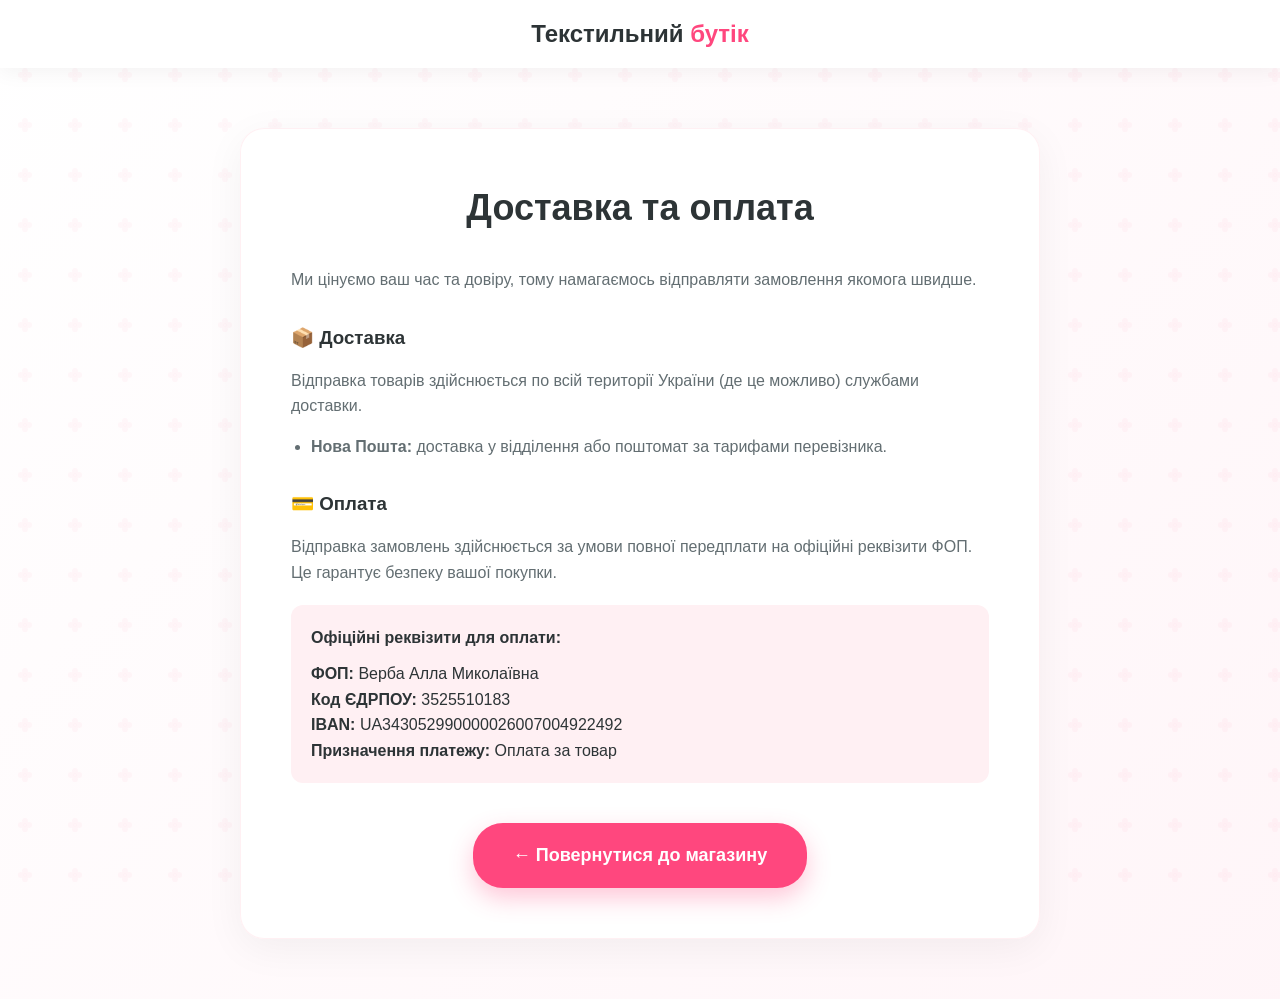
<file: payment.html>
<!DOCTYPE html>
<html lang="uk">
<head>
    <meta charset="UTF-8">
    <meta name="viewport" content="width=device-width, initial-scale=1.0">
    <title>Доставка та оплата | Текстильний бутік</title>
    <link rel="stylesheet" href="shop.css">
</head>
<body>

    <header class="navbar">
        <div class="container nav-container" style="justify-content: center;">
            <a href="index.html" class="logo">Текстильний <span>бутік</span></a>
        </div>
    </header>

    <div class="container">
        <div class="info-page-wrap">
            <h1>Доставка та оплата</h1>
            
            <p>Ми цінуємо ваш час та довіру, тому намагаємось відправляти замовлення якомога швидше.</p>

            <h3>📦 Доставка</h3>
            <p>Відправка товарів здійснюється по всій території України (де це можливо) службами доставки.</p>
            <ul>
                <li><strong>Нова Пошта:</strong> доставка у відділення або поштомат за тарифами перевізника.</li>
            </ul>

            <h3>💳 Оплата</h3>
            <p>Відправка замовлень здійснюється за умови повної передплати на офіційні реквізити ФОП. Це гарантує безпеку вашої покупки.</p>
            
            <div style="background: var(--primary-light); padding: 20px; border-radius: 12px; margin-top: 20px;">
                <p style="margin: 0; color: var(--text-dark);"><strong>Офіційні реквізити для оплати:</strong></p>
                <p style="margin: 10px 0 0 0; color: var(--text-dark);">
                    <strong>ФОП:</strong> Верба Алла Миколаївна<br>
                    <strong>Код ЄДРПОУ:</strong> 3525510183<br>
                    <strong>IBAN:</strong> UA343052990000026007004922492<br>
                    <strong>Призначення платежу:</strong> Оплата за товар
                </p>
            </div>

            <div style="text-align: center; margin-top: 40px;">
                <a href="index.html" class="cta-button">← Повернутися до магазину</a>
            </div>
        </div>
    </div>

</body>
</html>
</file>
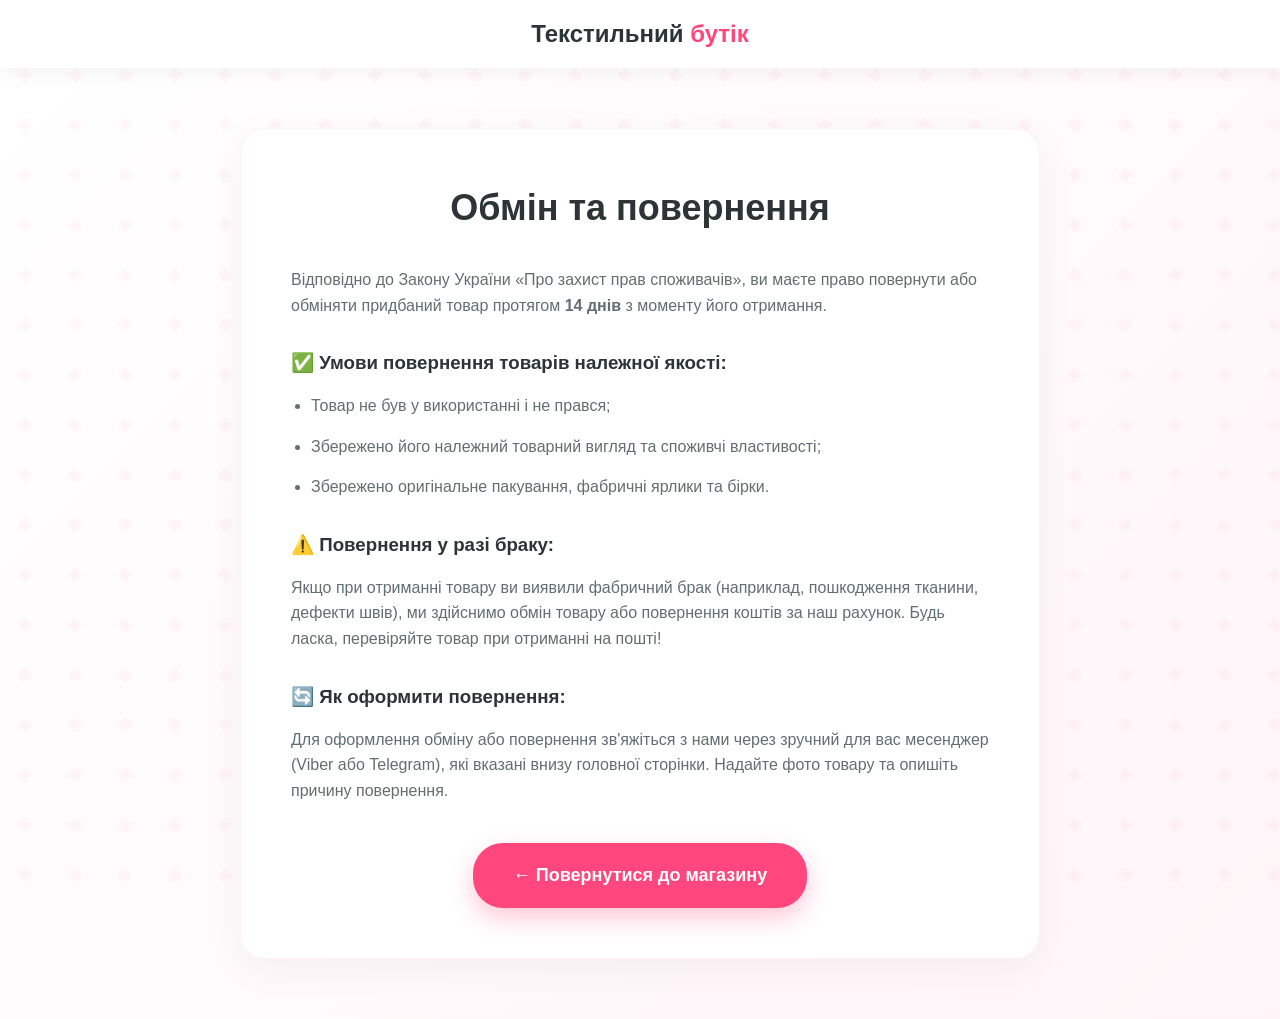
<file: returns.html>
<!DOCTYPE html>
<html lang="uk">
<head>
    <meta charset="UTF-8">
    <meta name="viewport" content="width=device-width, initial-scale=1.0">
    <title>Обмін та повернення | Текстильний бутік</title>
    <link rel="stylesheet" href="shop.css">
</head>
<body>

    <header class="navbar">
        <div class="container nav-container" style="justify-content: center;">
            <a href="index.html" class="logo">Текстильний <span>бутік</span></a>
        </div>
    </header>

    <div class="container">
        <div class="info-page-wrap">
            <h1>Обмін та повернення</h1>
            
            <p>Відповідно до Закону України «Про захист прав споживачів», ви маєте право повернути або обміняти придбаний товар протягом <strong>14 днів</strong> з моменту його отримання.</p>

            <h3>✅ Умови повернення товарів належної якості:</h3>
            <ul>
                <li>Товар не був у використанні і не прався;</li>
                <li>Збережено його належний товарний вигляд та споживчі властивості;</li>
                <li>Збережено оригінальне пакування, фабричні ярлики та бірки.</li>
            </ul>

            <h3>⚠️ Повернення у разі браку:</h3>
            <p>Якщо при отриманні товару ви виявили фабричний брак (наприклад, пошкодження тканини, дефекти швів), ми здійснимо обмін товару або повернення коштів за наш рахунок. Будь ласка, перевіряйте товар при отриманні на пошті!</p>

            <h3>🔄 Як оформити повернення:</h3>
            <p>Для оформлення обміну або повернення зв'яжіться з нами через зручний для вас месенджер (Viber або Telegram), які вказані внизу головної сторінки. Надайте фото товару та опишіть причину повернення.</p>

            <div style="text-align: center; margin-top: 40px;">
                <a href="index.html" class="cta-button">← Повернутися до магазину</a>
            </div>
        </div>
    </div>

</body>
</html>
</file>
<file: shop.css>
* { box-sizing: border-box; margin: 0; padding: 0; font-family: -apple-system, BlinkMacSystemFont, "Segoe UI", Roboto, Helvetica, Arial, sans-serif; }

:root {
    --primary: #FF477E;
    --primary-light: #FFF0F3;
    --text-dark: #2D3436;
    --text-gray: #636E72;
    --bg-color: #FAFAFA;
    --white: #FFFFFF;
}

body { background-color: var(--bg-color); color: var(--text-dark); line-height: 1.6; }
a { text-decoration: none; color: inherit; }
.container { max-width: 1200px; margin: 0 auto; padding: 0 20px; }

/* --- НАВІГАЦІЯ --- */
.navbar { background: var(--white); box-shadow: 0 4px 20px rgba(0,0,0,0.05); position: sticky; top: 0; z-index: 1000; padding: 15px 0; }
.nav-container { display: flex; justify-content: space-between; align-items: center; }
.logo { font-size: 24px; font-weight: 800; color: var(--text-dark); }
.logo span { color: var(--primary); }
.nav-links { display: flex; gap: 30px; font-weight: 600; }
.nav-links a { transition: color 0.3s; }
.nav-links a:hover { color: var(--primary); }
.cart-btn { background: var(--primary-light); color: var(--primary); padding: 10px 20px; border-radius: 12px; font-weight: bold; cursor: pointer; display: flex; align-items: center; gap: 8px; transition: 0.3s; }
.cart-btn:hover { background: var(--primary); color: var(--white); }
.cart-count { background: var(--white); color: var(--primary); width: 24px; height: 24px; display: flex; align-items: center; justify-content: center; border-radius: 50%; font-size: 14px; }

/* --- ГОЛОВНИЙ БАНЕР --- */
.hero { 
    position: relative;
    /* Оновлений шлях до твоєї нової локальної картинки */
    background-image: url('hero-bg.jpg');
    background-size: cover;
    background-position: center center;
    background-attachment: fixed; /* Можеш прибрати, якщо не подобається ефект скролу */
    padding: 160px 20px; 
    text-align: center; 
    display: flex;
    justify-content: center;
    align-items: center;
}
.hero-content { max-width: 700px; }
.hero h1 { font-size: 48px; font-weight: 800; margin-bottom: 20px; color: var(--text-dark); }
.hero p { font-size: 18px; color: var(--text-gray); margin-bottom: 40px; }
.cta-button { background: var(--primary); color: var(--white); padding: 18px 40px; border-radius: 30px; font-size: 18px; font-weight: bold; display: inline-block; box-shadow: 0 10px 24px rgba(255, 71, 126, 0.3); transition: transform 0.3s, box-shadow 0.3s; }
.cta-button:hover { transform: translateY(-3px); box-shadow: 0 15px 30px rgba(255, 71, 126, 0.4); }

/* --- КАТАЛОГ --- */
.catalog-section { padding: 80px 20px; }
.section-header h2 { font-size: 32px; font-weight: 800; margin-bottom: 40px; text-align: center; }

.products-grid { display: grid; grid-template-columns: repeat(auto-fill, minmax(280px, 1fr)); gap: 30px; }

/* --- КАРТКА ТОВАРУ --- */
.product-card { 
    background: var(--white); 
    border-radius: 24px; 
    overflow: hidden; 
    border: 1px solid rgba(255, 71, 126, 0.2); /* Ніжний рожевий контур */
    box-shadow: 0 8px 24px rgba(255, 107, 139, 0.05); /* Легка рожева тінь */
    /* Пружиниста анімація для ефекту "стрибка" */
    transition: all 0.4s cubic-bezier(0.175, 0.885, 0.32, 1.275); 
    display: flex; 
    flex-direction: column; 
    cursor: pointer;
    /* Оптимізація: браузер заздалегідь готується до анімації, щоб не було провісань */
    will-change: transform, box-shadow, border-color; 
}

/* Ефект при наведенні мишки */
.product-card:hover { 
    transform: translateY(-12px) scale(1.02); /* Картка стрибає вгору і трохи збільшується */
    box-shadow: 0 20px 40px rgba(255, 71, 126, 0.15); /* Тінь стає більш вираженою */
    border-color: rgba(255, 71, 126, 0.5); /* Контур стає яскравішим */
}

/* Зображення товару */
.product-image-wrap { 
    position: relative; 
    width: 100%; 
    padding-top: 100%; /* Квадратні пропорції */ 
    overflow: hidden; 
}
.product-image-wrap img { 
    position: absolute; 
    top: 0; left: 0; width: 100%; height: 100%; 
    object-fit: cover; 
    transition: transform 0.6s cubic-bezier(0.175, 0.885, 0.32, 1.275); 
}
/* Картинка трохи наближається при наведенні на картку */
.product-card:hover .product-image-wrap img { 
    transform: scale(1.08); 
}
/* --- СТИЛЬ ДЛЯ МАТЕРІАЛУ В КАРТЦІ --- */
.product-material {
    font-size: 13px;
    color: var(--text-gray);
    margin-bottom: 12px; /* Відступ від ціни */
    font-weight: 500;
    display: flex;
    align-items: center;
    gap: 6px;
    opacity: 0.8;
}
/* Інформація про товар */
.product-info { 
    padding: 25px; 
    display: flex; 
    flex-direction: column; 
    flex: 1; 
}
.product-category { 
    font-size: 13px; 
    color: var(--text-gray); 
    text-transform: uppercase; 
    letter-spacing: 1px; 
    margin-bottom: 8px; 
    font-weight: 600; 
}
.product-title { 
    font-size: 20px; 
    font-weight: 700; 
    margin-bottom: 15px; 
    color: var(--text-dark); 
    line-height: 1.3; 
    transition: color 0.3s ease; 
}
/* Назва товару стає рожевою при наведенні */
.product-card:hover .product-title { 
    color: var(--primary); 
}
.product-price { 
    font-size: 22px; 
    font-weight: 800; 
    color: var(--primary); 
    margin-top: auto; 
    margin-bottom: 20px; 
}

/* Кнопка "Переглянути" / "В кошик" */
.buy-btn { 
    width: 100%; 
    background: rgba(241, 242, 246, 0.6); 
    border: 1px solid rgba(255, 71, 126, 0.1); 
    color: var(--text-dark); 
    padding: 14px; 
    border-radius: 18px; 
    font-size: 15px; 
    font-weight: 700; 
    cursor: pointer; 
    transition: all 0.3s ease;
}

/* Коли ми наводимо на будь-яке місце картки - кнопка плавно заливається ніжним кольором */
.product-card:hover .buy-btn { 
    background: var(--primary); 
    border-color: var(--primary); 
    color: var(--white); 
    box-shadow: 0 8px 20px rgba(255, 71, 126, 0.25);
}
/* --- ПІДВАЛ --- */
/* --- СУЧАСНИЙ ПІДВАЛ (ФУТЕР) --- */
footer { 
    background: rgba(255, 255, 255, 0.6);
    backdrop-filter: blur(10px);
    padding: 60px 20px 30px; 
    border-top: 1px solid rgba(255, 107, 139, 0.1);
    margin-top: 60px;
}
.footer-container {
    max-width: 900px;
    margin: 0 auto;
}
.contact-blocks {
    display: flex;
    justify-content: center;
    gap: 30px;
    margin-bottom: 50px;
    flex-wrap: wrap; /* Дозволяє блокам падати один під одного на телефоні */
}
/* --- КАРТКИ КОНТАКТІВ (Ефект матового скла та рожева рамочка) --- */
.contact-card {
    background: rgba(255, 255, 255, 0.85);
    backdrop-filter: blur(20px);
    -webkit-backdrop-filter: blur(20px);
    padding: 35px 30px;
    border-radius: 28px;
    width: 100%;
    max-width: 360px;
    text-align: center;
    /* Ніжна рожева рамочка та тінь, що виділяє блок з фону */
    border: 1px solid rgba(255, 71, 126, 0.25);
    box-shadow: 0 15px 35px rgba(255, 107, 139, 0.06), inset 0 1px 0 rgba(255, 255, 255, 0.8);
    transition: all 0.4s cubic-bezier(0.165, 0.84, 0.44, 1);
}

.contact-card h3 {
    font-size: 22px;
    margin-bottom: 8px;
    color: var(--text-dark);
    font-weight: 800;
}

.contact-card p {
    font-size: 14px;
    color: var(--text-gray);
    margin-bottom: 25px;
}

.contact-card:hover {
    transform: translateY(-8px);
    border-color: rgba(255, 71, 126, 0.6);
    box-shadow: 0 20px 45px rgba(255, 71, 126, 0.15);
}


/* --- КРУГЛІ ІКОНКИ СОЦМЕРЕЖ (ОДРАЗУ КОЛЬОРОВІ ТА СВІТЯТЬСЯ) --- */
/* --- ЕЛЕГАНТНІ ІКОНКИ СОЦМЕРЕЖ (Преміум стиль) --- */
.social-icons-row {
    display: flex;
    justify-content: center;
    gap: 18px;
}

.social-btn {
    width: 60px;
    height: 60px;
    border-radius: 50%;
    display: flex;
    align-items: center;
    justify-content: center;
    font-size: 26px; 
    text-decoration: none;
    /* Ніжний білий матовий фон для кнопок у стані спокою */
    background: rgba(255, 255, 255, 0.9);
    border: 1px solid rgba(255, 71, 126, 0.15);
    box-shadow: 0 4px 15px rgba(0, 0, 0, 0.04);
    transition: all 0.4s cubic-bezier(0.175, 0.885, 0.32, 1.275);
}

/* Примусово задаємо кольори самим іконкам, щоб вони не були сірими */
.social-btn i {
    transition: all 0.4s ease;
}
.social-btn.tiktok i { color: #111111; }
.social-btn.telegram i { color: #2AABEE; }
.social-btn.viber i { color: #7360F2; }

/* МАГІЯ ПРИ НАВЕДЕННІ: Фон заливається кольором, з'являється світіння */
.social-btn.tiktok:hover { 
    background: linear-gradient(135deg, #111111, #222222);
    box-shadow: 0 8px 20px rgba(0, 0, 0, 0.2); 
    border-color: #111111;
    transform: translateY(-5px);
}
.social-btn.telegram:hover { 
    background: linear-gradient(135deg, #2AABEE, #229ED9);
    box-shadow: 0 8px 20px rgba(42, 171, 238, 0.3); 
    border-color: #2AABEE;
    transform: translateY(-5px);
}
.social-btn.viber:hover { 
    background: linear-gradient(135deg, #7360F2, #5D4AD8);
    box-shadow: 0 8px 20px rgba(115, 96, 242, 0.3); 
    border-color: #7360F2;
    transform: translateY(-5px);
}

/* При наведенні іконка всередині стає ідеально білою */
.social-btn:hover i {
    color: #FFFFFF !important;
    transform: scale(1.1); /* Трохи збільшується логотип */
}

/* --- МОБІЛЬНА ВЕРСІЯ --- */
@media (max-width: 768px) {
    .hero h1 { font-size: 32px; }
    .nav-links { display: none; } /* Пізніше можна додати бургер-меню */
    .products-grid { grid-template-columns: repeat(auto-fill, minmax(160px, 1fr)); gap: 15px; }
    .product-info { padding: 15px; }
    .product-title { font-size: 16px; }
    .product-price { font-size: 18px; }
}
/* --- МОДАЛЬНЕ ВІКНО --- */
.modal {
    display: none; 
    position: fixed; 
    top: 0; left: 0; width: 100%; height: 100%; 
    background: rgba(45, 52, 54, 0.6); 
    backdrop-filter: blur(5px);
    z-index: 2000; 
    align-items: center; 
    justify-content: center;
    opacity: 0;
    transition: opacity 0.3s ease;
}
.modal.show { display: flex; opacity: 1; }

.modal-content {
    background: var(--white); 
    width: 90%; 
    max-width: 900px; 
    max-height: 90vh; 
    border-radius: 24px; 
    position: relative; 
    overflow-y: auto; 
    box-shadow: 0 20px 40px rgba(0,0,0,0.15);
    transform: translateY(20px);
    transition: transform 0.3s ease;
}
.modal.show .modal-content { transform: translateY(0); }

.close-modal {
    position: absolute; 
    top: 20px; right: 20px; 
    background: #F1F2F6; border: none; 
    width: 40px; height: 40px; 
    border-radius: 50%; font-size: 16px; 
    cursor: pointer; z-index: 10;
    transition: 0.3s; display: flex; align-items: center; justify-content: center;
}
.close-modal:hover { background: #FFDADA; color: var(--primary); }

.modal-body { display: flex; flex-wrap: wrap; }
.modal-gallery { flex: 1; min-width: 300px; padding: 20px; }
.modal-gallery img { width: 100%; height: 100%; object-fit: cover; border-radius: 16px; aspect-ratio: 1/1; }

.modal-info { flex: 1; min-width: 300px; padding: 40px 40px 40px 20px; display: flex; flex-direction: column; }
.modal-info h2 { font-size: 28px; line-height: 1.2; margin-bottom: 5px; color: var(--text-dark); }
.modal-price { font-size: 28px; font-weight: 800; color: var(--primary); margin-bottom: 20px; }

/* Вибір варіації */
.variation-buttons { display: flex; flex-wrap: wrap; gap: 10px; margin-bottom: 20px; }
.var-btn { 
    background: var(--white); border: 2px solid #F1F2F6; 
    padding: 10px 16px; border-radius: 12px; font-weight: 600; 
    cursor: pointer; transition: 0.3s; color: var(--text-gray);
}
.var-btn:hover { border-color: var(--primary-light); background: var(--primary-light); }
.var-btn.active { border-color: var(--primary); background: var(--primary); color: var(--white); box-shadow: 0 4px 12px rgba(255, 71, 126, 0.2); }

/* Список комплектації */
.m-components-wrap { background: #F8F9FA; padding: 15px; border-radius: 16px; margin-bottom: 20px; }
.m-components-wrap h4 { font-size: 14px; margin-bottom: 10px; color: var(--text-dark); }
.m-components-list { list-style: none; font-size: 14px; color: var(--text-gray); }
.m-components-list li { display: flex; justify-content: space-between; padding: 5px 0; border-bottom: 1px dashed #E2E8F0; }
.m-components-list li:last-child { border-bottom: none; }

.modal-desc h4 { font-size: 16px; margin-bottom: 5px; }
.modal-desc p { font-size: 14px; color: var(--text-gray); white-space: pre-wrap; }

@media (max-width: 768px) {
    .modal-info { padding: 20px; }
    .modal-gallery { padding: 20px 20px 0 20px; }
}
/* --- КРУТИЙ ПРЕМІАЛЬНИЙ ФОН ТА ВІЗЕРУНОК --- */
body { 
    /* 4 ніжні пастельні тони, які будуть красиво і м'яко переливатися */
    background: linear-gradient(-45deg, #FFF5F7, #FFE5EC, #FFF2F6, #FFFFFF);
    background-size: 400% 400%;
    /* 20 секунд — ідеальна швидкість: переливання помітне, але плавне і не навантажує процесор телефону */
    animation: premiumGradient 20s ease infinite; 
    color: var(--text-dark); 
    line-height: 1.6; 
    position: relative;
    z-index: 0;
    -webkit-tap-highlight-color: transparent;
}

/* Безшовний малюнок у вигляді дрібних естетичних квіточок */
body::before {
    content: "";
    position: fixed;
    top: 0; left: 0; width: 100%; height: 100%;
    /* Вбудований векторний код міні-квіточок з мінімальною яскравістю (0.04), щоб дизайн залишався повітряним */
    background-image: url("data:image/svg+xml,%3Csvg xmlns='http://www.w3.org/2000/svg' width='60' height='60' viewBox='0 0 60 60'%3E%3Cg fill='%23FF477E' fill-opacity='0.04'%3E%3Ccircle cx='30' cy='25' r='3.5'/%3E%3Ccircle cx='30' cy='35' r='3.5'/%3E%3Ccircle cx='25' cy='30' r='3.5'/%3E%3Ccircle cx='35' cy='30' r='3.5'/%3E%3Ccircle cx='30' cy='30' r='2.5' fill='%23FF759F' fill-opacity='0.05'/%3E%3C/g%3E%3C/svg%3E");
    background-size: 50px 50px; /* Акуратний розмір квіточок на екрані */
    z-index: -1;
    pointer-events: none;
}

/* Магія плавного переливання градієнту */
@keyframes premiumGradient {
    0% { background-position: 0% 50%; }
    50% { background-position: 100% 50%; }
    100% { background-position: 0% 50%; }
}

/* ГЛОБАЛЬНА ЗАБОРОНА КУРСОРУ ПРИ ТАПАХ ТА ВИДІЛЕННЯ ТЕКСТУ */
html, body {
    -webkit-user-select: none;
    -moz-user-select: none;
    -ms-user-select: none;
    user-select: none;
}
input, textarea, select {
    -webkit-user-select: auto !important;
    -moz-user-select: auto !important;
    -ms-user-select: auto !important;
    user-select: auto !important;
}

/* --- ГОЛОВНИЙ БАНЕР (HERO) --- */
.hero { 
    position: relative;
    background-image: url('hero-bg.png');
    background-size: cover;
    background-position: center center;
    /* Видалено background-attachment: fixed, бо це головна причина лагів на скролі! */
    padding: 160px 20px; 
    text-align: center; 
    display: flex;
    justify-content: center;
    align-items: center;
}

/* Заблерений темний фільтр, щоб текст читався на фото */
.hero-overlay {
    position: absolute;
    top: 0; left: 0; width: 100%; height: 100%;
    background: linear-gradient(to bottom, rgba(0,0,0,0.3), rgba(0,0,0,0.6));
    z-index: 1;
}

.hero-content { 
    position: relative;
    z-index: 2;
    max-width: 800px; 
}

.hero h1 { 
    font-size: 56px; 
    font-weight: 900; 
    margin-bottom: 20px; 
    color: #FFFFFF; 
    text-shadow: 0 4px 15px rgba(0,0,0,0.4);
}

.hero p { 
    font-size: 20px; 
    color: rgba(255, 255, 255, 0.95); 
    margin-bottom: 40px; 
    text-shadow: 0 2px 10px rgba(0,0,0,0.5);
    font-weight: 500;
}

/* --- КАТАРТКИ ТОВАРІВ --- */
/* --- КАРТКИ ТОВАРІВ З ЕФЕКТОМ СКЛА ТА ПРИЄМНОЮ РАМОЧКОЮ --- */
.product-card { 
    /* Ефект матового преміум-скла (Glassmorphism) */
    background: rgba(255, 255, 255, 0.85); 
    backdrop-filter: blur(20px);
    -webkit-backdrop-filter: blur(20px);
    
    border-radius: 28px; /* Більш округлі, сучасні кути */
    overflow: hidden; 
    
    /* Та сама приємна рожева рамочка */
    border: 1px solid rgba(255, 71, 126, 0.25); 
    
    /* Дуже м'яка об'ємна рожева тінь */
    box-shadow: 0 12px 32px rgba(255, 107, 139, 0.04), inset 0 1px 0 rgba(255, 255, 255, 0.6); 
    
    /* Плавний перехід для анімації підстрибування */
    transition: all 0.4s cubic-bezier(0.165, 0.84, 0.44, 1); 
    display: flex; 
    flex-direction: column; 
    cursor: pointer;
    will-change: transform, box-shadow, border-color; 
}

/* Ефект при наведенні (Картка оживає) */
.product-card:hover { 
    transform: translateY(-10px); /* Акуратний стрибок вгору */
    
    /* Рамочка стає насиченою, підкреслюючи блок */
    border-color: rgba(255, 71, 126, 0.6); 
    
    /* Тінь стає глибшою, створюючи ефект 3D ефекту відриву від землі */
    box-shadow: 0 25px 50px rgba(255, 71, 126, 0.15); 
}

/* --- ПІДВАЛ ТА ІНТЕРАКТИВНІ СОЦМЕРЕЖІ --- */
footer { 
    background: rgba(255, 255, 255, 0.8); 
    backdrop-filter: blur(10px);
    padding: 60px 20px 40px; 
    text-align: center; 
    border-top: 1px solid rgba(255, 107, 139, 0.1); 
    margin-top: 60px; 
}

/* --- КРУГЛІ ІКОНКИ СОЦМЕРЕЖ --- */
.social-icons-row {
    display: flex;
    justify-content: center;
    gap: 15px;
}
.social-btn {
    width: 55px;
    height: 55px;
    border-radius: 50%;
    display: flex;
    align-items: center;
    justify-content: center;
    font-size: 26px; /* Розмір самої іконки */
    color: var(--text-gray);
    background: #F8F9FA;
    text-decoration: none;
    transition: all 0.3s cubic-bezier(0.175, 0.885, 0.32, 1.275);
}

/* Фірмові кольори при наведенні */
.social-btn.tiktok:hover { 
    background: #111111; color: #FFFFFF; 
    transform: scale(1.1);
    box-shadow: 0 10px 20px rgba(0,0,0,0.2), -2px 2px 10px #00F2FE, 2px -2px 10px #FF0050; 
}
.social-btn.telegram:hover { 
    background: #2AABEE; color: #FFFFFF; 
    transform: scale(1.1);
    box-shadow: 0 10px 20px rgba(42, 171, 238, 0.4); 
}
.social-btn.viber:hover { 
    background: #7360F2; color: #FFFFFF; 
    transform: scale(1.1);
    box-shadow: 0 10px 20px rgba(115, 96, 242, 0.4); 
}


/* --- БУРГЕР МЕНЮ ТА САЙДБАР --- */
.burger-btn { 
    background: none; border: none; font-size: 16px; font-weight: 700; 
    cursor: pointer; color: var(--text-dark); display: flex; align-items: center; gap: 8px; 
}
.burger-btn:hover { color: var(--primary); }

.sidebar { 
    position: fixed; top: 0; left: -320px; width: 300px; height: 100vh; 
    background: var(--white); z-index: 3000; transition: left 0.4s cubic-bezier(0.175, 0.885, 0.32, 1); 
    box-shadow: 4px 0 24px rgba(0,0,0,0.15); padding: 40px 20px; overflow-y: auto;
}
.sidebar.open { left: 0; }

.sidebar-overlay { 
    position: fixed; top: 0; left: 0; width: 100%; height: 100%; 
    background: rgba(45, 52, 54, 0.5); backdrop-filter: blur(3px);
    z-index: 2999; opacity: 0; visibility: hidden; transition: 0.3s; 
}
.sidebar-overlay.show { opacity: 1; visibility: visible; }

.close-sidebar { 
    position: absolute; top: 20px; right: 20px; background: #F1F2F6; 
    border: none; width: 40px; height: 40px; border-radius: 50%; cursor: pointer; 
    display: flex; align-items: center; justify-content: center; transition: 0.3s;
}
.close-sidebar:hover { background: #FFDADA; color: var(--primary); }

.category-list { list-style: none; margin-top: 30px; }
.category-list li { margin-bottom: 10px; }
.category-list a { 
    font-size: 18px; font-weight: 600; color: var(--text-gray); 
    display: block; padding: 12px 15px; border-radius: 12px; transition: 0.3s; 
}
.category-list a:hover, .category-list a.active { 
    background: var(--primary-light); color: var(--primary); padding-left: 25px;
}

/* --- ВАЖЛИВО: ОНОВЛЕНИЙ МОБІЛЬНИЙ БАНЕР --- */
/* --- МОБІЛЬНА ВЕРСІЯ --- */
@media (max-width: 768px) {
    .nav-links { display: none; }
    
    /* Фікс шапки, щоб елементи не налізали один на одного */
    .nav-container { padding: 0 10px; gap: 10px; }
    .burger-btn { font-size: 14px; gap: 5px; padding: 5px; }
    .burger-btn span { font-size: 20px !important; }
    .logo { font-size: 16px; white-space: nowrap; } /* nowrap не дає тексту переноситись */
    .cart-btn { padding: 8px 12px; font-size: 14px; }
    
    /* Оновлений мобільний банер */
    .hero { 
        padding: 80px 15px; 
        background-position: right 30% center; 
        background-attachment: scroll; 
    }
    .hero h1 { font-size: 32px; margin-bottom: 15px; line-height: 1.2; }
    .hero p { font-size: 16px; margin-bottom: 25px; }
    .cta-button { padding: 14px 28px; font-size: 16px; width: 100%; }
    
    /* Сітка товарів */
    .products-grid { grid-template-columns: repeat(auto-fill, minmax(160px, 1fr)); gap: 15px; }
    .product-info { padding: 15px; }
    .product-title { font-size: 16px; }
    .product-price { font-size: 18px; }
}

/* --- СТИЛІ ДЛЯ ІНФОРМАЦІЙНИХ СТОРІНОК --- */
.info-page-wrap {
    max-width: 800px;
    margin: 60px auto;
    background: rgba(255, 255, 255, 0.95);
    backdrop-filter: blur(10px);
    padding: 50px;
    border-radius: 24px;
    box-shadow: 0 10px 40px rgba(0,0,0,0.05);
    border: 1px solid rgba(255, 107, 139, 0.1);
}
.info-page-wrap h1 {
    font-size: 36px;
    color: var(--text-dark);
    margin-bottom: 30px;
    text-align: center;
}
.info-page-wrap h3 {
    margin-top: 30px;
    margin-bottom: 15px;
    color: var(--text-dark);
}
.info-page-wrap p, .info-page-wrap li {
    font-size: 16px;
    color: var(--text-gray);
    margin-bottom: 15px;
}
.info-page-wrap ul {
    margin-left: 20px;
    margin-bottom: 20px;
}
@media (max-width: 768px) {
    .info-page-wrap { margin: 30px 15px; padding: 30px 20px; }
    .info-page-wrap h1 { font-size: 28px; }
}
.footer-bottom {
    text-align: center;
    border-top: 1px dashed rgba(255, 107, 139, 0.2);
    padding-top: 30px;
}
.footer-links {
    display: flex;
    justify-content: center;
    align-items: center;
    gap: 20px;
    margin-bottom: 25px;
}
.footer-links a {
    font-weight: 700;
    color: var(--text-dark);
    font-size: 16px;
    text-decoration: underline;
    text-underline-offset: 4px;
    transition: color 0.3s;
}
.footer-links a:hover {
    color: var(--primary);
}
.footer-links .dot {
    color: #DCDDE1;
    font-size: 20px;
}
.copyright {
    color: var(--text-gray);
    font-size: 14px;
}

/* --- Мобільна адаптація --- */
@media (max-width: 768px) {
    footer { padding: 40px 15px 30px; }
    .contact-blocks { gap: 20px; margin-bottom: 40px; }
    .contact-card { padding: 25px 20px; max-width: 100%; }
    
    /* Робимо посилання в стовпчик на телефоні */
    .footer-links { flex-direction: column; gap: 15px; margin-bottom: 30px; }
    .footer-links .dot { display: none; } /* Ховаємо крапочку на телефоні */
}

/* --- АНІМАЦІЯ СТРИБКА ІКОНКИ КОШИКА --- */
@keyframes bounceCart {
    0%, 100% { transform: translateY(0) scale(1); }
    50% { transform: translateY(-8px) scale(1.15); }
}
.cart-bounce {
    animation: bounceCart 0.4s ease-in-out;
}

/* --- ПРЕМІУМ ДИЗАЙН КОШИКА --- */
/* --- ПРЕМІУМ ДИЗАЙН КОШИКА (GPU Апаратне прискорення) --- */
.cart-overlay {
    position: fixed;
    top: 0; left: 0; width: 100%; height: 100%;
    background: rgba(0, 0, 0, 0.5);
    backdrop-filter: blur(4px);
    -webkit-backdrop-filter: blur(4px);
    z-index: 1999;
    opacity: 0;
    visibility: hidden; /* Блокує невидимий елемент, щоб не вантажив пам'ять */
    transition: opacity 0.3s ease, visibility 0.3s ease;
    will-change: opacity; /* Підказує телефону підготуватися до анімації */
}

.cart-overlay.show {
    opacity: 1;
    visibility: visible;
}

.cart-panel {
    position: fixed;
    top: 0; right: 0; /* Притискаємо до краю назавжди */
    width: 420px;
    max-width: 100%;
    height: 100%; 
    height: 100dvh; /* Динамічна висота екрану */
    background: #F5F5F7 !important;
    z-index: 2000;
    box-shadow: -10px 0 30px rgba(255, 71, 126, 0.15);
    
    /* МАГІЯ ШВИДКОСТІ: Використовуємо 3D зсув замість right */
    transform: translateX(100%); 
    transition: transform 0.4s cubic-bezier(0.25, 0.8, 0.25, 1);
    will-change: transform; /* Змушує відеокарту тримати кошик у пам'яті */
    
    display: flex;
    flex-direction: column;
    border-top-left-radius: 20px;
    border-bottom-left-radius: 20px;
    overflow: hidden;
    overscroll-behavior: contain;
}

.cart-panel.open {
    /* Кошик виїжджає на екран за рахунок відеокарти (0 лагів) */
    transform: translateX(0); 
}

/* Шапка кошика */
.cart-header {
    padding: 25px;
    background: var(--primary-light); /* Твій світло-рожевий колір */
    border-top-left-radius: 20px;
    display: flex;
    justify-content: space-between;
    align-items: center;
    border-bottom: 2px solid rgba(255, 71, 126, 0.1);
}
.cart-header h2 {
    font-size: 22px;
    color: var(--primary); /* Твій основний рожевий */
    font-weight: 800;
    margin: 0;
}
.close-cart {
    background: white;
    border: 1px solid rgba(255, 71, 126, 0.2);
    color: var(--primary);
    width: 40px; height: 40px;
    border-radius: 50%;
    font-size: 18px;
    cursor: pointer;
    transition: all 0.3s ease;
    box-shadow: 0 4px 10px rgba(255, 71, 126, 0.1);
    display: flex; justify-content: center; align-items: center;
}
.close-cart:hover { 
    background: var(--primary); 
    color: white; 
    transform: rotate(90deg); /* Крутий ефект при наведенні */
}

/* Товари в кошику */
.cart-items {
    flex: 1;
    overflow-y: auto;
    padding: 25px;
}
.cart-item {
    display: flex;
    gap: 15px;
    background: #ffffff;
    border: 1px solid #f0f0f0;
    border-radius: 16px;
    padding: 15px;
    margin-bottom: 15px;
    position: relative;
    box-shadow: 0 4px 15px rgba(0,0,0,0.02);
    transition: transform 0.2s ease, box-shadow 0.2s ease;
}
.cart-item:hover {
    transform: translateY(-3px);
    box-shadow: 0 8px 25px rgba(255, 71, 126, 0.08);
    border-color: rgba(255, 71, 126, 0.2);
}
.cart-item-img {
    width: 80px; height: 80px;
    object-fit: cover;
    border-radius: 10px;
}
.cart-item-info h4 { font-size: 15px; margin-bottom: 5px; color: var(--text-dark); line-height: 1.3; }
.cart-item-info p { font-size: 13px; color: var(--text-gray); margin-bottom: 3px; }
.cart-item-info .price { font-weight: 800; color: var(--primary); margin-top: 8px; font-size: 17px; }

/* Кнопка видалення товару */
.remove-item {
    position: absolute;
    right: 15px; top: 15px;
    background: rgba(255, 71, 126, 0.1); 
    border: none;
    color: var(--primary); 
    width: 28px; height: 28px;
    border-radius: 50%;
    font-size: 12px;
    cursor: pointer;
    transition: 0.2s;
    display: flex; justify-content: center; align-items: center;
}
.remove-item:hover {
    background: var(--primary);
    color: white;
}

/* Разом до оплати */
.cart-total-box {
    padding: 20px 25px;
    background: var(--primary-light);
    display: flex; justify-content: space-between; align-items: center;
    font-weight: 800; font-size: 20px; color: var(--primary);
    border-top: 1px solid rgba(255, 71, 126, 0.1);
}

/* Блок з інпутами та кнопками */
.checkout-section {
    padding: 20px 25px 25px;
    background: #ffffff;
    border-bottom-left-radius: 20px;
}
.checkout-section .info-text {
    font-size: 13px; color: var(--text-gray); margin-bottom: 10px; line-height: 1.4;
}
.checkout-section .alert-text {
    color: #e17055; font-weight: bold;
}

.checkout-input {
    width: 100%; padding: 14px;
    margin-bottom: 12px;
    background: #f9f9f9;
    border: 1px solid #eaeaea;
    border-radius: 10px;
    font-size: 14px;
    color: var(--text-dark);
    transition: all 0.3s ease;
}
.checkout-input:focus { 
    outline: none; 
    border-color: var(--primary); 
    background: white;
    box-shadow: 0 0 0 3px rgba(255, 71, 126, 0.1); /* Гарне рожеве світіння при кліку */
}

/* Кнопки месенджерів */
.order-buttons { display: flex; flex-direction: column; gap: 12px; margin-top: 15px; }
.order-btn {
    padding: 16px; border: none; border-radius: 12px;
    color: #fff; font-weight: 800; font-size: 16px;
    cursor: pointer; transition: transform 0.2s, box-shadow 0.2s;
    display: flex; justify-content: center; align-items: center; gap: 10px;
}
.tg-btn { 
    background: linear-gradient(135deg, #0088cc, #00aaff); 
    box-shadow: 0 4px 15px rgba(0, 136, 204, 0.3); 
} 
.tg-btn:hover { transform: translateY(-2px); box-shadow: 0 6px 20px rgba(0, 136, 204, 0.4); }
.vi-btn { 
    background: linear-gradient(135deg, #7360f2, #9181f4); 
    box-shadow: 0 4px 15px rgba(115, 96, 242, 0.3); 
} 
.vi-btn:hover { transform: translateY(-2px); box-shadow: 0 6px 20px rgba(115, 96, 242, 0.4); }

/* Реквізити ФОП */
.fop-details {
    margin-top: 15px; margin-bottom: 15px;
    background: #f9f9f9;
    border-radius: 10px;
    border: 1px solid #eaeaea;
    overflow: hidden;
}
.fop-details summary {
    padding: 14px 15px;
    font-size: 14px;
    font-weight: 700;
    cursor: pointer;
    color: var(--text-dark);
    list-style: none; /* Ховаємо стандартну стрілочку */
}
.fop-details summary::-webkit-details-marker { display: none; }
.fop-content {
    padding: 15px;
    border-top: 1px solid #eaeaea;
    font-size: 13px;
    color: var(--text-gray);
    line-height: 1.5;
    background: white;
}

/* ГОЛОВНА ПАНЕЛЬ */
/* ГОЛОВНА ПАНЕЛЬ КОШИКА */
/* ГОЛОВНА ПАНЕЛЬ КОШИКА (ВІДНОВЛЕНО) */
.cart-panel {
    position: fixed;
    top: 0; right: 0;
    width: 420px;
    max-width: 100%;
    height: 100%; 
    height: 100dvh; 
    background: #F5F5F7 !important;
    z-index: 2000;
    box-shadow: -10px 0 30px rgba(255, 71, 126, 0.15);
    
    /* САМЕ ЦІ РЯДКИ ЗНИКЛИ: вони ховають кошик за екран */
    transform: translateX(100%); 
    transition: transform 0.4s cubic-bezier(0.25, 0.8, 0.25, 1);
    will-change: transform;
    
    display: flex;
    flex-direction: column;
    border-top-left-radius: 20px;
    border-bottom-left-radius: 20px;
    overflow: hidden;
    overscroll-behavior: contain; 
}

.cart-panel.open {
    transform: translateX(0); 
}

/* ОБЛАСТЬ СКРОЛУ */
.cart-scrollable-content {
    flex: 1 1 auto; /* Дозволяємо області адаптуватися */
    min-height: 0; /* КРИТИЧНИЙ ХАК: Без цього flexbox блокує скрол на телефонах */
    overflow-y: auto;
    overflow-x: hidden;
    padding: 15px;
    padding-bottom: 30px;
    -webkit-overflow-scrolling: touch; /* Вмикає фірмовий ідеально плавний скрол на iPhone/iPad */
}

.cart-header {
    background: #fff;
    padding: 18px 20px;
    display: flex;
    justify-content: space-between;
    align-items: center;
    border-bottom: 1px solid #e5e5ea;
}

/* ОБЛАСТЬ СКРОЛУ */
.cart-scrollable-content {
    flex: 1;
    overflow-y: auto;
    padding: 15px;
    padding-bottom: 30px;
    -webkit-overflow-scrolling: touch;
}

/* КАРТКА ТОВАРУ */
.cart-item-card {
    background: #fff;
    border-radius: 18px;
    padding: 12px 15px;
    margin-bottom: 10px;
    display: flex;
    align-items: center;
    gap: 12px;
    box-shadow: 0 2px 8px rgba(0,0,0,0.04);
}

.cart-item-info { flex: 1; }
.cart-item-title { font-weight: 700; font-size: 14px; color: #1c1c1e; margin-bottom: 2px; }
.cart-item-meta { font-size: 11px; color: #8e8e93; }
.cart-item-price { font-weight: 800; font-size: 16px; margin-top: 4px; color: #000; }

/* ФОРМА ВВОДУ */
.checkout-form-mono {
    margin-top: 20px;
}
.section-title { font-size: 14px; font-weight: 700; color: #8e8e93; text-transform: uppercase; margin-bottom: 12px; }

.mono-input {
    width: 100%;
    background: #fff;
    border: 1px solid #e5e5ea;
    border-radius: 12px;
    padding: 12px 15px;
    margin-bottom: 10px;
    font-size: 15px;
    outline: none;
}

.delivery-selector {
    display: grid;
    grid-template-columns: 1fr 1fr;
    gap: 8px;
    margin-bottom: 10px;
}

.delivery-option { cursor: pointer; }
.delivery-option input { display: none; }
.custom-radio {
    display: block;
    background: #fff;
    border: 1px solid #e5e5ea;
    padding: 10px;
    text-align: center;
    border-radius: 12px;
    font-size: 13px;
    font-weight: 600;
}
.delivery-option input:checked + .custom-radio {
    background: #000;
    color: #fff;
    border-color: #000;
}

/* ФІКСОВАНИЙ НИЗ */
.cart-footer-fixed {
    background: #fff;
    padding: 20px 20px calc(20px + env(safe-area-inset-bottom));
    border-radius: 24px 24px 0 0;
    box-shadow: 0 -10px 20px rgba(0,0,0,0.05);
}

.total-row {
    display: flex;
    justify-content: space-between;
    align-items: center;
    margin-bottom: 15px;
}
.total-label { font-size: 14px; color: #8e8e93; font-weight: 600; }
.total-price { font-size: 24px; font-weight: 900; color: #000; }

.order-buttons-grid {
    display: grid;
    grid-template-columns: 1fr 1fr;
    gap: 12px;
}

.mono-btn {
    border: none;
    border-radius: 16px;
    padding: 14px;
    font-weight: 700;
    font-size: 15px;
    color: #fff;
    cursor: pointer;
    display: flex;
    align-items: center;
    justify-content: center;
    gap: 8px;
}
.btn-tg { background: #000; } /* Monobank style - чорний */
.btn-vi { background: #7360f2; }

.mono-hint {
    background: #e8f5e9;
    color: #2e7d32;
    padding: 10px;
    border-radius: 12px;
    font-size: 12px;
    margin-bottom: 10px;
    display: none;
}
.modal {
    display: none;
    position: fixed;
    z-index: 2000;
    left: 0; top: 0;
    width: 100%; height: 100%;
    background-color: rgba(0,0,0,0.6);
    backdrop-filter: blur(5px);
}

.modal-content {
    background-color: #fff;
    margin: 5% auto;
    padding: 30px;
    width: 90%;
    max-width: 800px;
    border-radius: 24px;
    position: relative;
    max-height: 90vh;
    overflow-y: auto;
}

.modal-grid {
    display: grid;
    grid-template-columns: 1fr 1fr;
    gap: 30px;
}

@media (max-width: 600px) {
    .modal-grid { grid-template-columns: 1fr; }
    .modal-content { margin: 0; width: 100%; height: 100%; border-radius: 0; }
}

.modal-image-container img {
    width: 100%;
    border-radius: 16px;
    object-fit: cover;
}

.current-price { font-size: 28px; font-weight: 800; color: #000; }

.variation-chips { display: flex; gap: 10px; flex-wrap: wrap; }
.v-chip {
    padding: 8px 16px;
    border: 1px solid #e5e5ea;
    border-radius: 12px;
    cursor: pointer;
    font-weight: 600;
    transition: 0.2s;
}
.v-chip.active { background: #000; color: #fff; border-color: #000; }

.qty-controls {
    display: flex;
    align-items: center;
    gap: 20px;
    background: #f2f2f7;
    width: fit-content;
    padding: 5px;
    border-radius: 14px;
}

.qty-btn {
    width: 40px; height: 40px;
    border: none; background: #fff;
    border-radius: 10px; font-size: 20px;
    cursor: pointer; box-shadow: 0 2px 5px rgba(0,0,0,0.05);
}

.total-section {
    margin-top: 30px;
    padding-top: 20px;
    border-top: 1px dashed #e5e5ea;
    display: flex;
    justify-content: space-between;
    align-items: center;
    font-size: 20px;
    font-weight: 700;
}

.buy-btn-big {
    width: 100%;
    background: #FF477E;
    color: #fff;
    border: none;
    padding: 18px;
    border-radius: 16px;
    font-size: 18px;
    font-weight: 700;
    margin-top: 20px;
    cursor: pointer;
}

/* --- СТИЛЬНИЙ РЯДОК ПОШУКУ (ГЛАСМОРФІЗМ) --- */
.search-container {
    max-width: 550px;
    margin: 0 auto 40px auto;
    padding: 0 10px;
}

.search-wrapper {
    display: flex;
    align-items: center;
    background: rgba(255, 255, 255, 0.85);
    backdrop-filter: blur(20px);
    -webkit-backdrop-filter: blur(20px);
    border: 1px solid rgba(255, 71, 126, 0.25);
    border-radius: 20px;
    padding: 6px 18px;
    box-shadow: 0 8px 32px rgba(255, 107, 139, 0.04);
    transition: all 0.3s cubic-bezier(0.165, 0.84, 0.44, 1);
}

/* Ефект коли клієнт натискає на пошук */
.search-wrapper:focus-within {
    border-color: rgba(255, 71, 126, 0.6);
    box-shadow: 0 15px 35px rgba(255, 71, 126, 0.12);
    background: #ffffff;
    transform: translateY(-2px); /* Рядок злегка підстрибує */
}

#search-input {
    width: 100%;
    border: none;
    background: transparent;
    padding: 12px 0;
    font-size: 16px;
    color: var(--text-dark);
    outline: none;
    font-weight: 600;
}

#search-input::placeholder {
    color: var(--text-gray);
    opacity: 0.6;
    font-weight: 500;
}

/* Кнопка стерти пошук (хрестик) */
.clear-search-btn {
    background: none;
    border: none;
    color: var(--text-gray);
    font-size: 14px;
    cursor: pointer;
    padding: 5px;
    display: none; /* З'являється тільки коли введено текст */
    transition: color 0.2s;
}
.clear-search-btn:hover {
    color: var(--primary);
}
/* --- ОПТИМІЗАЦІЯ ДЛЯ ТЕЛЕФОНІВ (АНТИ-ЛАГ) --- */
@media (max-width: 768px) {
    /* 1. Вимикаємо важку анімацію фону (залишаємо просто красивий статичний градієнт) */
    body {
        animation: none !important;
        background-size: 100% 100% !important;
    }
    /* Відгуки на телефоні */
    .review-card img { height: 85px; } /* Робимо трохи меншими */
    .marquee-track { gap: 15px; }
    /* 2. Зменшуємо силу розмиття "скла", щоб відеокарта телефону не "задихалася" */
    .product-card, 
    .contact-card, 
    .search-wrapper {
        backdrop-filter: blur(5px) !important;
        -webkit-backdrop-filter: blur(5px) !important;
        /* Робимо фон трохи щільнішим, щоб компенсувати менше розмиття */
        background: rgba(255, 255, 255, 0.95) !important; 
    }
    
    /* 3. Вимикаємо ефект підстрибування при скролі (hover на телефонах часто залипає) */
    .product-card:hover {
        transform: none !important;
        box-shadow: 0 12px 32px rgba(255, 107, 139, 0.04), inset 0 1px 0 rgba(255, 255, 255, 0.6) !important;
        border-color: rgba(255, 71, 126, 0.25) !important;
    }
}
/* Вимикаємо розмиття фону під кошиком на телефоні (головна причина лагів при відкритті) */
    .cart-overlay {
        backdrop-filter: none !important;
        -webkit-backdrop-filter: none !important;
        background: rgba(0, 0, 0, 0.7) !important;
    }

    .reviews-section {
    margin-top: 40px;
    margin-bottom: 20px;
    padding: 0 10px;
}

.reviews-marquee {
    width: 100%;
    overflow: hidden;
    position: relative;
    padding: 20px 0;
    /* Ефект розмиття по краях екрану (створює ілюзію нескінченності) */
    mask-image: linear-gradient(to right, transparent, black 10%, black 90%, transparent);
    -webkit-mask-image: linear-gradient(to right, transparent, black 10%, black 90%, transparent);
}

.marquee-track {
    display: flex;
    gap: 25px;
    width: max-content;
    /* Анімація триває 20 секунд. Якщо буде зашвидко — змініть 20s на 30s */
    animation: scrollMarquee 20s linear infinite;
}

/* При наведенні стрічка зупиняється, щоб зручно було читати */
.marquee-track:hover {
    animation-play-state: paused;
}

.review-card {
    background: rgba(255, 255, 255, 0.7);
    backdrop-filter: blur(10px);
    -webkit-backdrop-filter: blur(10px);
    padding: 8px;
    border-radius: 20px;
    border: 1px solid rgba(255, 71, 126, 0.2);
    box-shadow: 0 10px 25px rgba(255, 107, 139, 0.08);
    flex-shrink: 0;
    transition: all 0.4s cubic-bezier(0.175, 0.885, 0.32, 1.275);
    cursor: pointer;
}

/* Коли наводимо мишку — відгук підстрибує і збільшується */
.review-card:hover {
    transform: scale(1.05) translateY(-5px);
    box-shadow: 0 15px 35px rgba(255, 71, 126, 0.18);
    border-color: rgba(255, 71, 126, 0.5);
    background: rgba(255, 255, 255, 0.95);
}

.review-card img {
    height: 110px; /* Оптимальна висота для скріншотів коментарів */
    width: auto;
    border-radius: 12px;
    object-fit: contain;
}

@keyframes scrollMarquee {
    0% { transform: translateX(0); }
    /* Прокручуємо рівно половину (оригінали), щоб дублікати стали на їх місце непомітно */
    100% { transform: translateX(calc(-50% - 12.5px)); } 
}
/* --- СТИЛІ ВІКНА LIGHTBOX ДЛЯ ВІДГУКІВ --- */
.lightbox-overlay {
    position: fixed;
    top: 0;
    left: 0;
    width: 100%;
    height: 100%;
    /* Наш фірмовий ефект темного скла */
    background: rgba(0, 0, 0, 0.85); 
    backdrop-filter: blur(20px);
    -webkit-backdrop-filter: blur(20px);
    
    display: flex;
    justify-content: center;
    align-items: center;
    z-index: 9999; /* Поверх всього! */
    opacity: 0;
    visibility: hidden;
    transition: all 0.4s ease;
    cursor: zoom-out; /* Підказує клієнту, що клік закриє фото */
}

/* Стан, коли Lightbox відкритий (додається через JS) */
.lightbox-overlay.active {
    opacity: 1;
    visibility: visible;
}

.lightbox-image {
    max-width: 90%;
    max-height: 85%;
    object-fit: contain;
    border-radius: 20px;
    box-shadow: 0 20px 60px rgba(0, 0, 0, 0.5);
    border: 3px solid rgba(255, 255, 255, 0.2);
    /* Анімація появи великого фото */
    transform: scale(0.9);
    transition: all 0.4s cubic-bezier(0.175, 0.885, 0.32, 1.275);
}

.lightbox-overlay.active .lightbox-image {
    transform: scale(1);
}

/* Велика кнопка Хрестик для мобільних */
.close-lightbox {
    position: absolute;
    top: 25px;
    right: 25px;
    background: rgba(255, 255, 255, 0.1);
    color: white;
    border: none;
    font-size: 30px;
    width: 60px;
    height: 60px;
    border-radius: 50%;
    cursor: pointer;
    display: flex;
    align-items: center;
    justify-content: center;
    transition: all 0.3s ease;
}

.close-lightbox:hover {
    background: rgba(255, 71, 126, 0.3);
    color: #FF477E;
}
/* --- ПАГІНАЦІЯ (ПОДІЛ НА СТОРІНКИ) --- */
.pagination {
    display: flex;
    justify-content: center;
    align-items: center;
    gap: 8px;
    margin-top: 40px;
    width: 100%;
}

.page-btn {
    width: 42px;
    height: 42px;
    border-radius: 12px;
    border: 1px solid rgba(255, 71, 126, 0.2);
    background: rgba(255, 255, 255, 0.85);
    backdrop-filter: blur(10px);
    color: var(--text-dark);
    font-size: 16px;
    font-weight: 700;
    cursor: pointer;
    transition: all 0.3s cubic-bezier(0.175, 0.885, 0.32, 1.275);
    display: flex;
    align-items: center;
    justify-content: center;
}

.page-btn:hover {
    background: var(--primary-light);
    color: var(--primary);
    transform: translateY(-3px);
}

.page-btn.active {
    background: var(--primary);
    color: var(--white);
    border-color: var(--primary);
    box-shadow: 0 6px 15px rgba(255, 71, 126, 0.3);
    transform: scale(1.05);
}
/* --- ВІДЕО КАРУСЕЛЬ (Стиль TikTok) --- */
.video-section {
    margin-top: 60px;
    margin-bottom: 40px;
    padding: 0 15px;
}

.video-carousel-wrapper {
    position: relative;
    max-width: 1000px; /* Широкий контейнер для 3 відео */
    margin: 0 auto;
    display: flex;
    align-items: center;
}

/* Доріжка скролу */
.video-track {
    display: flex;
    gap: 20px;
    overflow-x: auto;
    scroll-snap-type: x mandatory; /* Магнітний скрол */
    scroll-behavior: smooth;
    padding: 20px 10px; /* Відступи для тіней, щоб вони не обрізались */
    /* Ховаємо негарний повзунок скролу в різних браузерах */
    -ms-overflow-style: none;  
    scrollbar-width: none;  
}
.video-track::-webkit-scrollbar {
    display: none; 
}

/* Рамочка-скло для кожного відео */
/* --- ОНОВЛЕНИЙ СЛАЙД ВІДЕО З ПУЛЬСАЦІЄЮ --- */
.video-slide {
    flex: 0 0 calc(100% / 3 - 14px); /* На комп'ютері показуємо рівно 3 відео */
    scroll-snap-align: center; /* Центрує відео при гортанні */
    background: rgba(255, 255, 255, 0.7);
    backdrop-filter: blur(15px);
    -webkit-backdrop-filter: blur(15px);
    border: 1px solid rgba(255, 71, 126, 0.3);
    border-radius: 28px;
    padding: 10px;
    box-shadow: 0 15px 35px rgba(255, 107, 139, 0.08);
    transition: transform 0.3s ease, box-shadow 0.3s ease, border-color 0.3s ease;
    
    /* МАГІЯ ПУЛЬСАЦІЇ: Анімація триває 3 секунди, рухається хвилеподібно та безкінечно */
    animation: videoGlowPulse 3s ease-in-out infinite;
    will-change: transform, box-shadow, border-color; 
}

/* При наведенні мишки збільшення плавно зупиняє пульсацію, фіксуючи яскраве сяйво */
.video-slide:hover {
    transform: translateY(-5px);
    box-shadow: 0 20px 45px rgba(255, 71, 126, 0.2) !important;
    border-color: rgba(255, 71, 126, 0.7) !important;
    animation-play-state: paused; /* Зупиняє пульс, коли клієнт взаємодіє з відео */
}

/* ЕЛЕГАНТНА ПУЛЬСАЦІЯ РОЖЕВОГО СЯЙВА (Ефект "дихання") */
@keyframes videoGlowPulse {
    0% {
        box-shadow: 0 15px 35px rgba(255, 107, 139, 0.06);
        border-color: rgba(255, 71, 126, 0.25);
    }
    50% {
        /* У піку анімації рамочка стає чіткішою, а рожева тінь навколо м'яко розширюється */
        box-shadow: 0 15px 40px rgba(255, 71, 126, 0.18);
        border-color: rgba(255, 71, 126, 0.55);
    }
    100% {
        box-shadow: 0 15px 35px rgba(255, 107, 139, 0.06);
        border-color: rgba(255, 71, 126, 0.25);
    }
}

/* Саме відео в пропорціях TikTok */
.video-slide video {
    width: 100%;
    aspect-ratio: 9/16; /* Ідеальний вертикальний розмір телефону */
    object-fit: cover;
    border-radius: 18px;
    display: block;
    background-color: rgba(255, 240, 243, 0.5);
}

/* Кнопки навігації (Стрілочки) */
.carousel-btn {
    position: absolute;
    top: 50%;
    transform: translateY(-50%);
    width: 46px;
    height: 46px;
    border-radius: 50%;
    background: rgba(255, 255, 255, 0.95);
    border: 1px solid rgba(255, 71, 126, 0.2);
    color: var(--primary);
    font-size: 20px;
    cursor: pointer;
    z-index: 10;
    box-shadow: 0 8px 20px rgba(0,0,0,0.1);
    transition: all 0.3s;
    display: flex;
    align-items: center;
    justify-content: center;
}
.carousel-btn:hover {
    background: var(--primary);
    color: white;
    transform: translateY(-50%) scale(1.1);
}
.prev-btn { left: -20px; }
.next-btn { right: -20px; }

/* Робимо так, щоб було зрозуміло, що відео можна клікати */
.video-slide video {
    cursor: pointer;
}

@media (max-width: 600px) {
    .video-slide { 
        /* Відео займає 80% екрану, щоб з боків ідеально виглядали сусіди */
        flex: 0 0 80%; 
        /* МАГІЯ СТАБІЛЬНОСТІ: Жорстка зупинка на кожному відео (не дає пролетіти повз) */
        scroll-snap-stop: always; 
    } 
    .prev-btn, .next-btn { display: none; } 
    
    /* Ідеальне центрування за рахунок відступів по 10% з країв */
    .video-track { 
        padding: 15px 10%; 
        gap: 15px; 
        scroll-padding: 0 10%; 
    }
}
/* --- ПРЕМІУМ ВХІДНИЙ ЕКРАН (EDITORIAL INTRO GATE) --- */
.intro-gate {
    position: relative;
    width: 100%;
    height: 100vh; /* Займає рівно 100% висоти екрану при відкритті */
    height: 100dvh;
    overflow: hidden;
    display: flex;
    justify-content: center;
    align-items: center;
    background: #1e1e1e;
}

/* Мозаїчна сітка з картинок */
.intro-grid-bg {
    position: absolute;
    top: 0; left: 0;
    width: 100%; height: 100%;
    display: grid;
    grid-template-columns: repeat(4, 1fr); /* 4 вертикальні колони на ПК */
    gap: 0;
}

.intro-grid-item {
    width: 100%;
    height: 100%;
    background-size: cover;
    background-position: center;
    /* Ефект легкого наближення картинок при завантаженні */
    animation: introFadeZoom 10s ease-out forwards;
    opacity: 0.85;
}

/* Робимо асиметричний час старту для кожної картинки, щоб сітка "жила" */
.intro-grid-item.item-1 { animation-delay: 0s; }
.intro-grid-item.item-2 { animation-delay: 0.5s; }
.intro-grid-item.item-3 { animation-delay: 0.2s; }
.intro-grid-item.item-4 { animation-delay: 0.7s; }

/* Напівпрозорий дорогий градієнт-вуаль поверх картинок */
.intro-gate-overlay {
    position: absolute;
    top: 0; left: 0; width: 100%; height: 100%;
    background: linear-gradient(135deg, rgba(0, 0, 0, 0.45) 0%, rgba(255, 71, 126, 0.2) 100%);
    backdrop-filter: blur(2px); /* Легке-легке преміальне розмиття */
    -webkit-backdrop-filter: blur(2px);
    z-index: 1;
}

/* Контент у центрі */
.intro-gate-content {
    position: relative;
    z-index: 2;
    text-align: center;
    padding: 0 20px;
    max-width: 850px;
}

/* Підзаголовок над брендом */
.brand-sub-title {
    font-size: 14px;
    font-weight: 700;
    color: #FFFFFF;
    letter-spacing: 6px; /* Великі розкішні відступи між літерами */
    display: block;
    margin-bottom: 15px;
    opacity: 0.9;
    text-shadow: 0 2px 10px rgba(0,0,0,0.3);
}

/* Головний бренд-напис */
.brand-main-title {
    font-size: 68px;
    font-weight: 300; /* Тонкий, елегантний шрифт */
    color: #FFFFFF;
    letter-spacing: 4px;
    line-height: 1.1;
    margin-bottom: 25px;
    text-shadow: 0 4px 20px rgba(0, 0, 0, 0.5);
    font-family: 'Times New Roman', Georgia, serif; /* Дорогий журнальний стиль */
}

.brand-description {
    font-size: 18px;
    color: rgba(255, 255, 255, 0.9);
    margin-bottom: 45px;
    font-weight: 400;
    text-shadow: 0 2px 8px rgba(0,0,0,0.4);
}

/* Люксова велика кнопка */
.intro-gate-btn {
    background: #FFFFFF;
    color: #000000;
    padding: 18px 45px;
    border-radius: 40px;
    font-size: 16px;
    font-weight: 700;
    letter-spacing: 1px;
    display: inline-block;
    box-shadow: 0 10px 30px rgba(0, 0, 0, 0.25);
    transition: all 0.4s cubic-bezier(0.165, 0.84, 0.44, 1);
}

.intro-gate-btn:hover {
    background: var(--primary); /* При наведенні плавно заливається вашим фірмовим рожевим */
    color: #FFFFFF;
    transform: translateY(-4px) scale(1.03);
    box-shadow: 0 15px 35px rgba(255, 71, 126, 0.4);
}

/* Ефект плавного наближення картинок */
@keyframes introFadeZoom {
    0% { transform: scale(1); }
    100% { transform: scale(1.08); }
}

/* --- АДАПТАЦІЯ СІТКИ ДЛЯ ТЕЛЕФОНІВ (АНТИ-ЛАГ) --- */
@media (max-width: 768px) {
    .intro-grid-bg {
        /* На телефоні 4 колонки в ряд будуть занадто вузькими, тому робимо красивий квадратний колаж 2х2 */
        grid-template-columns: repeat(2, 1fr);
        grid-template-rows: repeat(2, 1fr);
    }
    .intro-grid-item {
        animation: none !important; /* Повністю вимикаємо рух картинок на телефонах, щоб не було лагів */
    }
    .brand-main-title {
        font-size: 42px; /* Зменшуємо напис для екрану смартфона */
        letter-spacing: 2px;
    }
    .brand-sub-title {
        font-size: 11px;
        letter-spacing: 3px;
    }
    .brand-description {
        font-size: 15px;
        margin-bottom: 35px;
    }
    .intro-gate-btn {
        padding: 16px 35px;
        width: 85%; /* Кнопка зручна під великий палець */
    }
}
/* --- ПРЕМІУМ ВХІДНИЙ ЕКРАН "ПАЗЛ" (EDITORIAL PUZZLE GRID) --- */
/* --- ЛЮКС ЗАСТАВКА-ПАЗЛ (ОДНЕ ФОТО НА ВСІ ЧАСТИНИ) --- */
.intro-puzzle-gate {
    position: fixed;
    top: 0; left: 0;
    width: 100%;
    height: 100vh;
    height: 100dvh;
    z-index: 9999; /* Поверх абсолютно всього сайту */
    overflow: hidden;
    background: #0d0d0d;
    transition: transform 1.2s cubic-bezier(0.77, 0, 0.175, 1), opacity 1.2s ease;
}

/* Клас від'їзду завіси вгору */
.intro-puzzle-gate.hidden-gate {
    transform: translateY(-100%);
    opacity: 0;
    pointer-events: none;
}

/* --- СІТКА ПАЗЛУ (ОПТИМІЗОВАНА БЕЗ РОЗТЯГУВАНЬ) --- */
.puzzle-grid {
    position: absolute;
    top: 0; left: 0; width: 100%; height: 100%;
    z-index: 1;
}

/* Налаштування для кожної частинки */
.puzzle-piece {
    position: absolute;
    top: 0; left: 0;
    width: 100%; height: 100%; /* Кожна частинка займає весь екран */
    background-image: url('alla.png');
    background-size: cover; /* МАГІЯ ТУТ: Картинка більше ніколи не розтягнеться! */
    background-position: center;
    background-repeat: no-repeat;
    opacity: 0;
    will-change: transform, opacity;
}

/* Віртуальні ножиці: розрізаємо ідеальну картинку на 4 рівні частини */
.puzzle-piece.item-1 { clip-path: polygon(0 0, 50% 0, 50% 50%, 0 50%); }
.puzzle-piece.item-2 { clip-path: polygon(50% 0, 100% 0, 100% 50%, 50% 50%); }
.puzzle-piece.item-3 { clip-path: polygon(0 50%, 50% 50%, 50% 100%, 0 100%); }
.puzzle-piece.item-4 { clip-path: polygon(50% 50%, 100% 50%, 100% 100%, 50% 100%); }

/* --- МАКСИМАЛЬНО ПЛАВНІ АНІМАЦІЇ ЗЛІТАННЯ --- */
/* Використовуємо м'який cubic-bezier для ефекту кінематографічності */
.puzzle-piece.item-1 {
    animation: glideInTopLeft 1.4s cubic-bezier(0.22, 1, 0.36, 1) forwards;
    animation-delay: 0.1s;
}
.puzzle-piece.item-2 {
    animation: glideInTopRight 1.4s cubic-bezier(0.22, 1, 0.36, 1) forwards;
    animation-delay: 0.2s;
}
.puzzle-piece.item-3 {
    animation: glideInBottomLeft 1.4s cubic-bezier(0.22, 1, 0.36, 1) forwards;
    animation-delay: 0.3s;
}
.puzzle-piece.item-4 {
    animation: glideInBottomRight 1.4s cubic-bezier(0.22, 1, 0.36, 1) forwards;
    animation-delay: 0.4s;
}

/* Рух зроблено через % та з легким зменшенням масштабу (scale), щоб телефон не лагав */
@keyframes glideInTopLeft {
    0% { transform: translate(-4%, -4%) scale(1.03); opacity: 0; }
    100% { transform: translate(0, 0) scale(1); opacity: 1; }
}
@keyframes glideInTopRight {
    0% { transform: translate(4%, -4%) scale(1.03); opacity: 0; }
    100% { transform: translate(0, 0) scale(1); opacity: 1; }
}
@keyframes glideInBottomLeft {
    0% { transform: translate(-4%, 4%) scale(1.03); opacity: 0; }
    100% { transform: translate(0, 0) scale(1); opacity: 1; }
}
@keyframes glideInBottomRight {
    0% { transform: translate(4%, 4%) scale(1.03); opacity: 0; }
    100% { transform: translate(0, 0) scale(1); opacity: 1; }
}

/* --- КАТЕГОРІЇ ЗНИЗУ В РЯДОК (ЗІ СВІТІННЯМ) --- */
.intro-categories-row {
    position: absolute;
    bottom: 40px;
    left: 0;
    width: 100%;
    display: flex;
    justify-content: center;
    align-items: center;
    gap: 40px;
    z-index: 10; /* Підняли шар, щоб точно було поверх усього */
    opacity: 0;
    /* Використовуємо НОВУ анімацію саме для цього рядка */
    animation: fadeInRow 0.8s ease-out forwards;
    animation-delay: 1.5s; 
}

/* Окрема плавна анімація для категорій (їдуть рівно знизу) */
@keyframes fadeInRow {
    0% { opacity: 0; transform: translateY(20px); }
    100% { opacity: 1; transform: translateY(0); }
}

.glow-category {
    color: #FFFFFF;
    font-size: 14px;
    font-weight: 600;
    letter-spacing: 2px;
    text-transform: uppercase;
    cursor: pointer;
    transition: all 0.3s ease;
    text-shadow: 0 0 15px rgba(255, 71, 126, 0.7), 0 0 30px rgba(255, 71, 126, 0.3);
}

.glow-category:hover {
    color: #FF477E;
    text-shadow: 0 0 20px rgba(255, 71, 126, 1), 0 0 40px rgba(255, 71, 126, 0.8);
    transform: translateY(-2px);
}

/* --- АДАПТАЦІЯ ДЛЯ ТЕЛЕФОНІВ (З ВЕРТИКАЛЬНИМ ФОТО ТА ПІДСВІТКОЮ) --- */
@media (max-width: 768px) {
    
    /* Підміняємо картинку спеціально для вузьких екранів */
    .puzzle-piece {
        background-image: url('dis.png'); 
    }

    /* Вирівнюємо контент по центру (напис + кнопка один під одним) */
    .intro-content {
        position: absolute;
        top: 62%; /* Ідеальна висота на екрані телефону */
        left: 50%;
        transform: translate(-50%, -50%);
        display: flex;
        flex-direction: column;
        align-items: center;
        width: 100%;
        z-index: 3;
    }

    /* СТИЛЬ НАПИСУ "ТИЦЯЙ" */
    /* ОНОВЛЕНИЙ ЕЛІТНИЙ НАПИС "ТИЦЯЙ" */
    .intro-btn-hint {
        background: linear-gradient(135deg, #FF477E 0%, #FF6B8B 100%); /* Соковитий рожевий градієнт */
        color: #FFFFFF !important; /* Кришталево білий текст */
        font-size: 12px;
        font-weight: 800;
        text-transform: uppercase;
        letter-spacing: 2px;
        padding: 6px 18px;
        border-radius: 30px; /* Красива закруглена капсула */
        margin-bottom: 12px; /* Відступ до кнопки */
        display: inline-block;
        /* Об'ємна преміальна тінь */
        box-shadow: 0 6px 20px rgba(255, 71, 126, 0.4);
        /* Плавне легке погойдування (працює через відеокарту, без лагів) */
        animation: hintBounce 2s infinite ease-in-out;
    }

    @keyframes hintBounce {
        0%, 100% { transform: translateY(0) scale(1); }
        50% { transform: translateY(-5px) scale(1.03); } /* Легенько підстрибує та збільшується */
    }

    /* РОЗКІШНА РОЖЕВА КНОПКА ДЛЯ ТЕЛЕФОНУ */
    .intro-btn {
        background: linear-gradient(135deg, #FF477E 0%, #FF6B8B 100%) !important; /* Соковитий преміальний градієнт */
        color: #FFFFFF !important; /* Білий чіткий текст */
        padding: 14px 35px;
        font-size: 16px;
        font-weight: 700;
        letter-spacing: 0.5px;
        border-radius: 40px;
        border: none !important;
        /* М'яке об'ємне рожеве світіння */
        box-shadow: 0 8px 25px rgba(255, 71, 126, 0.5) !important;
        text-decoration: none;
        transition: transform 0.2s ease;
    }
    
    .intro-btn:active {
        transform: scale(0.96); /* Кнопка приємно проминається під пальцем при натисканні */
    }

    /* Налаштування для категорій знизу залишаються як були */
    .intro-categories-row {
        bottom: 0;
        padding: 40px 10px 25px 10px;
        gap: 12px;
        background: linear-gradient(to top, rgba(10, 10, 10, 0.85) 0%, rgba(10, 10, 10, 0) 100%);
    }
    .glow-category {
        font-size: 11px;
        letter-spacing: 1px;
        font-weight: 700;
        text-shadow: 1px 1px 3px rgba(0,0,0,0.9), 0 0 15px rgba(255, 71, 126, 1);
    }
}

/* Контейнер для кнопки (чітко по центру під текстом, що на фото) */
.intro-content {
    position: absolute;
    top: 66%; /* Стає ідеально під логотипом вашого фото */
    left: 50%;
    transform: translate(-50%, -50%);
    z-index: 3;
    opacity: 0;
    animation: fadeInButton 0.8s ease-out forwards;
    animation-delay: 1.5s;
}

@keyframes fadeInButton {
    0% { opacity: 0; transform: translate(-50%, -30%); }
    100% { opacity: 1; transform: translate(-50%, -50%); }
}

.intro-btn {
    background: #FFFFFF;
    color: #000000;
    padding: 16px 45px;
    border-radius: 40px;
    font-size: 16px;
    font-weight: 700;
    letter-spacing: 1px;
    display: inline-block;
    box-shadow: 0 10px 30px rgba(0, 0, 0, 0.3);
    transition: all 0.3s cubic-bezier(0.165, 0.84, 0.44, 1);
    text-decoration: none;
}
.intro-btn:hover {
    background: var(--primary);
    color: #FFFFFF;
    transform: translateY(-4px);
    box-shadow: 0 15px 35px rgba(255, 71, 126, 0.45);
}

/* Анти-лаг оптимізація для телефонів (проявлення без зсувів процесора) */
@media (max-width: 768px) {
    .puzzle-piece.item-1, .puzzle-piece.item-2, .puzzle-piece.item-3, .puzzle-piece.item-4 {
        animation: fadeInMobile 0.8s ease-out forwards !important;
    }
    .puzzle-piece.item-1 { animation-delay: 0.1s !important; }
    .puzzle-piece.item-2 { animation-delay: 0.25s !important; }
    .puzzle-piece.item-3 { animation-delay: 0.18s !important; }
    .puzzle-piece.item-4 { animation-delay: 0.32s !important; }

    @keyframes fadeInMobile {
        0% { opacity: 0; }
        100% { opacity: 1; }
    }
    .puzzle-category {
        font-size: 13px;
        padding: 8px 18px;
        letter-spacing: 2px;
    }
    .intro-content {
        top: 70%; /* Зсув кнопки під мобільні екрани */
    }
}
/* --- ПРЕМІУМ ЗАГОЛОВОК КАТАЛОГУ --- */
.catalog-title-wrapper {
    text-align: center;
    margin: 40px 0 30px 0;
}

.pulse-title {
    display: inline-block;
    padding: 12px 35px;
    font-size: 28px;
    font-weight: 700;
    color: var(--text-dark);
    text-transform: uppercase;
    letter-spacing: 2px;
    background: rgba(255, 240, 243, 0.7); /* Ніжний рожевий фон */
    border: 2px solid rgba(255, 71, 126, 0.4); /* Рожева рамка */
    border-radius: 40px;
    /* Ефект плавного дихання (пульсації) */
    animation: titlePulse 3s infinite ease-in-out;
}

@keyframes titlePulse {
    0% { box-shadow: 0 0 0 0 rgba(255, 71, 126, 0.2); transform: scale(1); border-color: rgba(255, 71, 126, 0.4); }
    50% { box-shadow: 0 0 20px 0 rgba(255, 71, 126, 0.5); transform: scale(1.02); border-color: rgba(255, 71, 126, 0.8); }
    100% { box-shadow: 0 0 0 0 rgba(255, 71, 126, 0.2); transform: scale(1); border-color: rgba(255, 71, 126, 0.4); }
}

@media (max-width: 768px) {
    .pulse-title {
        font-size: 20px;
        padding: 10px 25px;
    }
}

/* --- ЕФЕКТ ЗБІЛЬШЕННЯ ВІДЕО ПРИ ВІДТВОРЕННІ --- */
/* Цей клас ми будемо додавати через JavaScript, коли відео грає зі звуком */
.video-slide.is-playing {
    transform: scale(1.05); /* Збільшуємо відео */
    z-index: 10; /* Піднімаємо його над іншими */
    box-shadow: 0 25px 50px rgba(255, 71, 126, 0.3) !important;
    border-color: var(--primary) !important;
}

/* Робимо перехід масштабування дуже плавним */
.video-slide {
    transition: transform 0.4s cubic-bezier(0.175, 0.885, 0.32, 1.275), box-shadow 0.4s ease, border-color 0.4s ease;
}

/* --- ПРЕМІУМ БЛОК КОНТАКТІВ (КОМПАКТНИЙ ТА НІЖНИЙ) --- */
.modal-contact-box {
    margin: 20px 0;
    padding: 16px;
    background: linear-gradient(135deg, #fff0f3 0%, #ffffff 100%);
    border: 1px solid rgba(255, 71, 126, 0.15);
    border-radius: 16px;
    text-align: center;
    box-shadow: 0 4px 15px rgba(255, 71, 126, 0.05); /* Дуже м'яка тінь замість агресивного світіння */
}

.modal-contact-text {
    font-size: 13px;
    color: #636E72;
    margin-bottom: 12px;
    line-height: 1.4;
}

.modal-contact-text strong {
    color: #2D3436;
}

.modal-contact-links {
    display: flex;
    justify-content: center;
    gap: 10px;
    margin-bottom: 12px;
}

/* Кнопки тепер однакового розміру і акуратні */
.contact-link {
    flex: 1;
    max-width: 140px;
    padding: 10px 0;
    border-radius: 12px;
    font-weight: 600;
    font-size: 13px;
    text-decoration: none !important; /* Прибираємо будь-які підкреслення */
    display: inline-flex;
    align-items: center;
    justify-content: center;
    gap: 6px;
    transition: all 0.3s ease;
    border: none; /* Прибрали жорсткі рамки */
}

.tg-link { background: #E1F5FE; color: #0288D1; }
.tg-link:hover { background: #039BE5; color: white; transform: translateY(-2px); box-shadow: 0 6px 12px rgba(3, 155, 229, 0.2); }

.vb-link { background: #F3E5F5; color: #7B1FA2; }
.vb-link:hover { background: #8E24AA; color: white; transform: translateY(-2px); box-shadow: 0 6px 12px rgba(142, 36, 170, 0.2); }

/* Виправляємо чорну рамку на тексті */
.modal-contact-hint {
    font-size: 12px;
    color: #A0A0A0;
    text-decoration: none !important; /* Жодних підкреслень від браузера */
    border-bottom: 1px dashed #A0A0A0;
    padding-bottom: 2px;
    background: none;
    outline: none;
}
.modal-contact-hint:hover {
    color: var(--primary);
    border-bottom-color: var(--primary);
}

/* Ідеально для телефонів */
@media (max-width: 480px) {
    .modal-contact-box { padding: 12px; margin: 15px 0; }
    .modal-contact-links { gap: 8px; }
    .contact-link { font-size: 12px; padding: 8px 0; max-width: 120px; }
    .modal-contact-text { font-size: 12px; margin-bottom: 10px; }
}
/* --- ПРЕМІАЛЬНЕ ВІДОБРАЖЕННЯ РОЗМІРУ В МОДАЛЦІ --- */
#modal-size-value {
    display: inline-block;
    background: linear-gradient(135deg, #FF477E 0%, #FF6B8B 100%);
    color: #ffffff;
    padding: 4px 12px;
    border-radius: 8px;
    font-weight: 700;
    font-size: 15px;
    letter-spacing: 0.5px;
    margin-left: 5px;
    /* М'яка тінь, яка плавно розширюється і зникає */
    animation: pulseSizeBadge 2s infinite cubic-bezier(0.66, 0, 0, 1);
}

@keyframes pulseSizeBadge {
    0% {
        box-shadow: 0 0 0 0 rgba(255, 71, 126, 0.6);
    }
    70% {
        box-shadow: 0 0 0 8px rgba(255, 71, 126, 0);
    }
    100% {
        box-shadow: 0 0 0 0 rgba(255, 71, 126, 0);
    }
}
/* =======================================================
   🚀 АНТИ-ЛАГ ОПТИМІЗАЦІЯ ДЛЯ ТЕЛЕФОНІВ (МАКСИМАЛЬНА ПЛАВНІСТЬ)
   ======================================================= */
/* =======================================================
   🚀 АНТИ-ЛАГ ОПТИМІЗАЦІЯ ДЛЯ ТЕЛЕФОНІВ (GPU ACCELERATION)
   ======================================================= */
@media (max-width: 768px) {
    
    /* 1. Повністю вимикаємо важкі фонові анімації екрану */
    body {
        animation: none !important;
        background-size: 100% 100% !important;
    }

    /* 2. Зменшуємо силу розмиття "скла" в 4 рази. 
       20px розмиття плавить бюджетні смартфони. 5px виглядає так само гарно, але не лагає. */
    .product-card, 
    .contact-card, 
    .search-wrapper,
    .cart-overlay,
    .modal-content,
    .info-page-wrap,
    .video-slide {
        backdrop-filter: blur(5px) !important;
        -webkit-backdrop-filter: blur(5px) !important;
    }

    /* 3. Вимикаємо важкі пульсації тіней і рамок */
    .modal-contact-box, 
    .pulse-title {
        animation: none !important; 
        box-shadow: 0 4px 10px rgba(255, 71, 126, 0.08) !important; 
        border-color: rgba(255, 71, 126, 0.2) !important;
    }

    /* 4. Замінюємо світіння розміру на легке дихання (через відеокарту) */
    #modal-size-value {
        animation: lightPulse 2s infinite ease-in-out !important;
        box-shadow: none !important;
    }
    
    @keyframes lightPulse {
        0% { transform: scale(1); }
        50% { transform: scale(1.06); } 
        100% { transform: scale(1); }
    }

    /* 5. GPU-ПРИСКОРЕННЯ (МАГІЯ): Примушуємо телефон використовувати відеокарту 
       для елементів, які рухаються (пазл, кошик, вікно товару) */
   .puzzle-piece {
        will-change: transform, opacity;
        -webkit-transform: translateZ(0); 
        transform: translateZ(0);
        backface-visibility: hidden;
    }

    .cart-panel,
    .custom-modal-box {
        will-change: transform, opacity;
        backface-visibility: hidden;
        /* ТУТ МИ ПРИБРАЛИ translateZ(0), щоб кошик та модалки могли нормально ховатися за екран! */
    }
    /* 6. Вимикаємо ефект "підстрибування" при наведенні (на телефоні нема мишки) */
    .contact-link:hover, .glow-category:hover, .intro-btn:hover, .product-card:hover {
        transform: none !important;
        box-shadow: inherit !important;
    }
}
/* --- ПРЕМІУМ ПОВІДОМЛЕННЯ В КОШИКУ --- */
.cart-notice {
    display: flex;
    align-items: flex-start; /* Вирівнювання по верхньому краю */
    gap: 15px;
    padding: 16px 20px;
    border-radius: 16px;
    font-size: 14px;
    line-height: 1.5;
    margin-bottom: 20px;
    position: relative;
    overflow: hidden;
    animation: fadeInNotice 0.4s ease-out forwards;
}

@keyframes fadeInNotice {
    0% { opacity: 0; transform: translateY(5px); }
    100% { opacity: 1; transform: translateY(0); }
}

/* Красива кругла підкладка під іконку (лампочку/галочку) */
.notice-icon {
    font-size: 20px;
    background: #ffffff;
    width: 42px;
    height: 42px;
    display: flex;
    align-items: center;
    justify-content: center;
    border-radius: 50%;
    box-shadow: 0 4px 10px rgba(0, 0, 0, 0.06);
    flex-shrink: 0; /* Щоб кружечок не сплющувався на телефоні */
}

/* Дрібний текст-підказка знизу */
.notice-hint {
    display: block;
    font-size: 12px;
    color: #8e8e93;
    margin-top: 6px;
    font-style: italic; /* Легкий нахил для естетики */
}

/* --- РОЖЕВИЙ БЛОК (Нова Пошта) --- */
.warning-notice {
    background: linear-gradient(135deg, #FFF0F3 0%, #ffffff 100%);
    color: #2D3436;
    border: 1px solid rgba(255, 71, 126, 0.15);
    /* Головна фішка: товста рожева лінія зліва */
    border-left: 5px solid #FF477E; 
    box-shadow: 0 8px 20px rgba(255, 71, 126, 0.08);
}
.warning-notice strong {
    color: #FF477E; /* Виділяємо головні слова рожевим */
}

/* --- ЗЕЛЕНИЙ БЛОК (Укрпошта) --- */
.success-notice {
    background: linear-gradient(135deg, #e8f8f5 0%, #ffffff 100%);
    color: #2D3436;
    border: 1px solid rgba(39, 174, 96, 0.15);
    /* Головна фішка: товста зелена лінія зліва */
    border-left: 5px solid #27ae60; 
    box-shadow: 0 8px 20px rgba(39, 174, 96, 0.08);
}
.success-notice strong {
    color: #27ae60; /* Виділяємо головні слова зеленим */
}

/* Адаптація для вузьких телефонів */
@media (max-width: 480px) {
    .cart-notice {
        padding: 14px 16px;
        gap: 12px;
        font-size: 13px;
    }
    .notice-icon {
        width: 36px;
        height: 36px;
        font-size: 18px;
    }
}

/* --- КНОПКА "ЯК ЗАМОВИТИ" В КОШИКУ --- */
.how-to-order-btn {
    background: rgba(255, 71, 126, 0.08);
    color: #FF477E;
    border: 1px solid rgba(255, 71, 126, 0.2);
    padding: 10px 20px;
    border-radius: 20px;
    font-size: 14px;
    font-weight: 700;
    cursor: pointer;
    display: inline-flex;
    align-items: center;
    gap: 8px;
    transition: all 0.3s ease;
    margin-bottom: 20px;
    width: 100%;
    justify-content: center;
}
.how-to-order-btn:hover {
    background: rgba(255, 71, 126, 0.15);
    transform: translateY(-2px);
}

/* --- ОВЕРЛЕЙ МОДАЛКИ (РОЗМИТТЯ ФОНУ) --- */
.custom-modal-overlay {
    position: fixed;
    top: 0; left: 0; width: 100%; height: 100%;
    background: rgba(0, 0, 0, 0.4);
    backdrop-filter: blur(4px); /* Робить фон позаду розмитим */
    z-index: 9999; /* Поверх усього сайту */
    display: none; 
    align-items: center;
    justify-content: center;
    opacity: 0;
    transition: opacity 0.3s ease;
}
.custom-modal-overlay.show {
    display: flex;
    opacity: 1;
}

/* --- САМО ВІКНО --- */
.custom-modal-box {
    background: #ffffff;
    width: 92%;
    max-width: 420px;
    border-radius: 24px;
    padding: 30px 25px;
    position: relative;
    box-shadow: 0 20px 50px rgba(255, 71, 126, 0.15);
    transform: translateY(20px) scale(0.95);
    transition: all 0.3s cubic-bezier(0.175, 0.885, 0.32, 1.275); /* Пружинна анімація */
}
.custom-modal-overlay.show .custom-modal-box {
    transform: translateY(0) scale(1);
}

/* Хрестик закриття */
.close-custom-modal {
    position: absolute;
    top: 15px; right: 15px;
    background: #F1F2F6;
    border: none;
    width: 32px; height: 32px;
    border-radius: 50%;
    font-size: 20px;
    color: #636E72;
    cursor: pointer;
    display: flex; align-items: center; justify-content: center;
    transition: 0.3s;
}
.close-custom-modal:hover { background: #FFDADA; color: #FF477E; }

/* Заголовок вікна */
.custom-modal-title {
    text-align: center;
    color: #2D3436;
    font-size: 22px;
    font-weight: 800;
    margin-bottom: 25px;
}

/* --- КРОКИ ІНСТРУКЦІЇ --- */
.howto-steps {
    display: flex;
    flex-direction: column;
    gap: 12px;
    margin-bottom: 20px;
}
.howto-step {
    display: flex;
    gap: 15px;
    align-items: flex-start;
    background: #FAFAFA;
    padding: 16px;
    border-radius: 16px;
    border: 1px solid #F1F2F6;
    transition: transform 0.2s;
}
.howto-step:hover {
    transform: translateX(5px);
    border-color: rgba(255, 71, 126, 0.2);
    background: #FFF0F3;
}

/* Іконки кроків */
.step-icon {
    font-size: 22px;
    background: #ffffff;
    width: 45px; height: 45px;
    display: flex; align-items: center; justify-content: center;
    border-radius: 12px;
    box-shadow: 0 4px 10px rgba(0,0,0,0.06);
    flex-shrink: 0;
}

/* Текст кроків */
.step-text {
    font-size: 13px;
    color: #636E72;
    line-height: 1.5;
}
.step-text strong {
    display: block;
    color: #2D3436;
    font-size: 14.5px;
    margin-bottom: 4px;
}

/* Виділення про Укрпошту */
.highlight-green {
    color: #1e8449;
    font-weight: 700;
    background: #e8f8f5;
    padding: 2px 6px;
    border-radius: 6px;
    display: inline-block;
    margin-top: 2px;
}
/* --- КНОПКА "ВСЕ ЗРОЗУМІЛО" --- */
.modal-understand-btn {
    background: linear-gradient(135deg, #FF477E 0%, #FF6B8B 100%);
    color: #FFFFFF;
    border: none;
    padding: 16px;
    width: 100%;
    border-radius: 20px;
    font-size: 16px;
    font-weight: 700;
    cursor: pointer;
    box-shadow: 0 8px 20px rgba(255, 71, 126, 0.3);
    transition: all 0.3s ease;
    margin-top: 15px;
}
.modal-understand-btn:hover {
    transform: translateY(-2px);
    box-shadow: 0 12px 25px rgba(255, 71, 126, 0.4);
}
.modal-understand-btn:active {
    transform: translateY(2px); /* Ефект реального натискання */
    box-shadow: 0 4px 10px rgba(255, 71, 126, 0.3);
}

/* =======================================================
   🍞 ГАРНІ СПОВІЩЕННЯ (TOAST NOTIFICATIONS)
   ======================================================= */
.toast-container {
    position: fixed;
    top: 20px;
    right: 20px;
    z-index: 99999; /* Поверх абсолютно усього */
    display: flex;
    flex-direction: column;
    gap: 12px;
    pointer-events: none; /* Щоб не блокувати кліки по сайту */
}

.custom-toast {
    min-width: 280px;
    max-width: 380px;
    background: rgba(255, 255, 255, 0.95);
    backdrop-filter: blur(15px);
    -webkit-backdrop-filter: blur(15px);
    border-radius: 16px;
    padding: 16px 20px;
    box-shadow: 0 15px 35px rgba(0, 0, 0, 0.1);
    display: flex;
    align-items: flex-start;
    gap: 14px;
    /* Початковий стан (сховано за екраном) */
    transform: translateX(120%);
    opacity: 0;
    transition: all 0.5s cubic-bezier(0.175, 0.885, 0.32, 1.275); 
    pointer-events: auto; /* Сам тоаст можна клікати */
    border-left: 6px solid; /* Кольорова лінія збоку */
}

.custom-toast.show {
    transform: translateX(0);
    opacity: 1;
}

/* Кольорові теми для різних подій */
.custom-toast.error { border-left-color: #FF4757; }
.custom-toast.success { border-left-color: #2ED573; }
.custom-toast.info { border-left-color: #2AABEE; } /* Колір Telegram/Viber */

.toast-icon { font-size: 24px; flex-shrink: 0; line-height: 1; }
.toast-content { flex: 1; }

.toast-title {
    font-size: 15px;
    font-weight: 800;
    color: #2D3436;
    margin-bottom: 4px;
}

.toast-message {
    font-size: 13px;
    color: #636E72;
    line-height: 1.4;
}

/* Ідеально для телефонів: виїжджають зверху по центру */
@media (max-width: 480px) {
    .toast-container {
        top: 20px; left: 50%; right: auto;
        transform: translateX(-50%);
        width: 90%;
        align-items: center;
    }
    .custom-toast {
        transform: translateY(-150%); /* Ховаємо вгору */
        width: 100%;
        max-width: 100%;
    }
    .custom-toast.show {
        transform: translateY(0);
    }
}

/* --- ГАЛЕРЕЯ ФОТО В МОДАЛЦІ --- */
.modal-thumbs {
    display: flex;
    gap: 10px;
    margin-top: 15px;
    overflow-x: auto; /* Дозволяє скролити мініатюри пальцем */
    padding-bottom: 5px;
}
.modal-thumb {
    width: 70px;
    height: 70px;
    object-fit: cover;
    border-radius: 12px;
    cursor: pointer;
    border: 2px solid transparent;
    transition: all 0.3s ease;
    opacity: 0.6;
}
.modal-thumb:hover, .modal-thumb.active {
    border-color: #FF477E;
    transform: translateY(-3px);
    opacity: 1;
}
/* Ховаємо скролбар для краси */
.modal-thumbs::-webkit-scrollbar { display: none; }
</file>
